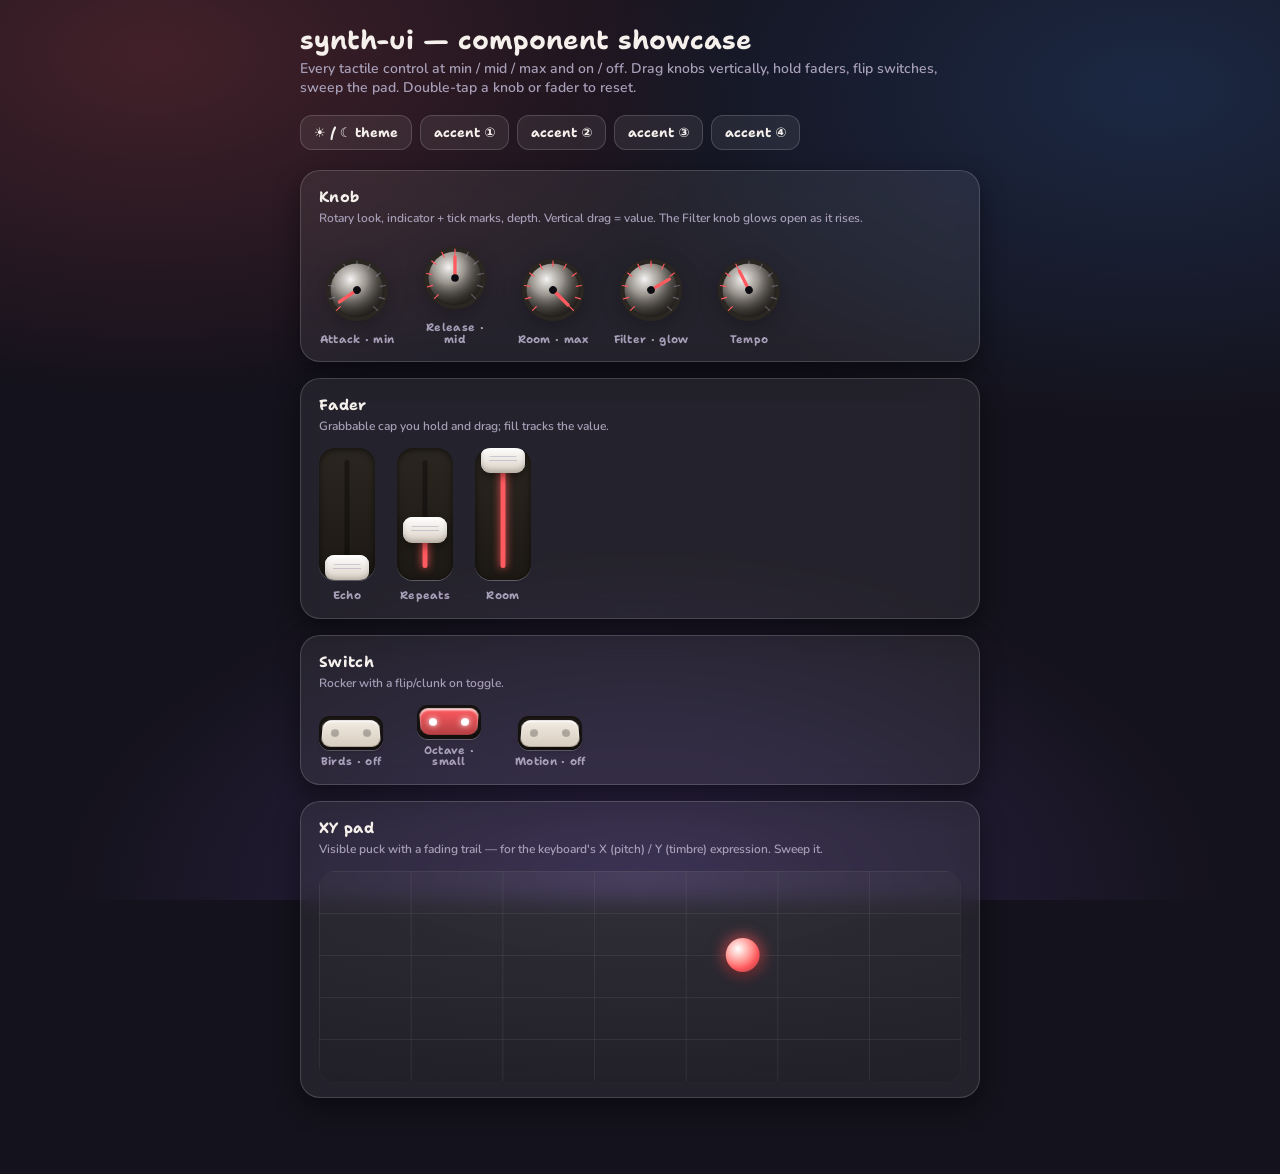
<file: synth-ui-showcase.html>
<!DOCTYPE html>
<html lang="en" data-mode="dark" data-theme="rainbow">
<head>
<meta charset="UTF-8" />
<meta name="viewport" content="width=device-width, initial-scale=1.0, maximum-scale=1.0, viewport-fit=cover, user-scalable=no" />
<title>Pixfix synth-ui — showcase</title>
<link rel="preconnect" href="https://fonts.googleapis.com">
<link rel="preconnect" href="https://fonts.gstatic.com" crossorigin>
<link href="https://fonts.googleapis.com/css2?family=Shantell+Sans:wght@400;500;600;700&family=Nunito:wght@600;700;800&display=swap" rel="stylesheet">
<link rel="stylesheet" href="assets/synth-ui.css" />
<style>
  :root{ --disp:"Shantell Sans",ui-rounded,system-ui,sans-serif; --body:"Nunito",ui-rounded,system-ui,sans-serif;
    --accent:#FF5A5F; --wind:#9B6DFF; }
  [data-mode="dark"]{ --paper:#14121C; --ink:#F5F0EC; --ink-soft:#A79FB8; --glass:rgba(255,255,255,.07); --glass-brd:rgba(255,255,255,.16); --shadow:rgba(0,0,0,.45); }
  [data-mode="light"]{ --paper:#FFFDF9; --ink:#2C2622; --ink-soft:#8B7F76; --glass:rgba(255,255,255,.55); --glass-brd:rgba(255,255,255,.8); --shadow:rgba(44,38,34,.10); }
  *{box-sizing:border-box; -webkit-tap-highlight-color:transparent;}
  html,body{margin:0; min-height:100%;}
  body{ font-family:var(--body); color:var(--ink); background:
      radial-gradient(60% 50% at 12% 6%, rgba(255,90,95,.20), transparent 76%),
      radial-gradient(60% 50% at 90% 10%, rgba(62,142,247,.18), transparent 76%),
      radial-gradient(60% 50% at 50% 100%, rgba(155,109,255,.20), transparent 78%),
      var(--paper); background-attachment:fixed; padding:22px 18px 60px; }
  .wrap{ max-width:680px; margin:0 auto; }
  h1{ font-family:var(--disp); font-weight:700; font-size:26px; margin:0 0 2px; }
  .sub{ color:var(--ink-soft); font-weight:600; font-size:14px; margin:0 0 18px; }
  .bar{ display:flex; gap:8px; flex-wrap:wrap; margin-bottom:20px; }
  .bar button{ font-family:var(--disp); font-weight:700; font-size:13px; padding:8px 13px; border-radius:12px; cursor:pointer;
    background:var(--glass); color:var(--ink); border:1.5px solid var(--glass-brd); }
  .card{ background:var(--glass); border:1.5px solid var(--glass-brd); border-radius:20px; padding:16px 18px; margin-bottom:16px;
    box-shadow:0 10px 26px var(--shadow); backdrop-filter:blur(10px); -webkit-backdrop-filter:blur(10px); }
  .card h2{ font-family:var(--disp); font-weight:700; font-size:15px; margin:0 0 3px; letter-spacing:.3px; }
  .card p{ color:var(--ink-soft); font-weight:600; font-size:12px; margin:0 0 14px; }
  .row{ display:flex; gap:22px; flex-wrap:wrap; align-items:flex-end; }
  .xy-host{ width:100%; height:210px; }
</style>
</head>
<body>
<div class="wrap">
  <h1>synth-ui — component showcase</h1>
  <p class="sub">Every tactile control at min / mid / max and on / off. Drag knobs vertically, hold faders, flip switches, sweep the pad. Double-tap a knob or fader to reset.</p>

  <div class="bar">
    <button onclick="document.documentElement.dataset.mode = document.documentElement.dataset.mode==='dark'?'light':'dark'">☀︎ / ☾ theme</button>
    <button onclick="setAccent('#FF5A5F')">accent ①</button>
    <button onclick="setAccent('#3E8EF7')">accent ②</button>
    <button onclick="setAccent('#2FBE7E')">accent ③</button>
    <button onclick="setAccent('#9B6DFF')">accent ④</button>
  </div>

  <div class="card">
    <h2>Knob</h2><p>Rotary look, indicator + tick marks, depth. Vertical drag = value. The Filter knob glows open as it rises.</p>
    <div class="row" id="knobs"></div>
  </div>

  <div class="card">
    <h2>Fader</h2><p>Grabbable cap you hold and drag; fill tracks the value.</p>
    <div class="row" id="faders"></div>
  </div>

  <div class="card">
    <h2>Switch</h2><p>Rocker with a flip/clunk on toggle.</p>
    <div class="row" id="switches"></div>
  </div>

  <div class="card">
    <h2>XY pad</h2><p>Visible puck with a fading trail — for the keyboard's X (pitch) / Y (timbre) expression. Sweep it.</p>
    <div class="xy-host" id="xy"></div>
  </div>
</div>

<script src="assets/synth-ui.js"></script>
<script>
  function setAccent(c){ document.documentElement.style.setProperty('--accent',c); }
  const U=window.PixSynthUI;
  // helper: make a bound native range input then mount a component on it
  function range(min,max,val,step){ const i=document.createElement('input'); i.type='range'; i.min=min; i.max=max; i.value=val; if(step)i.step=step; i.setAttribute('value',val); return i; }
  function mount(host,input){ host.appendChild(input); return input; }

  // KNOBS — min / mid / max, plus a glowing filter knob
  const kh=document.getElementById('knobs');
  U.Knob(mount(kh,range(0,100,4)),   {label:'Attack · min', unit:'%'});
  U.Knob(mount(kh,range(0,100,50)),  {label:'Release · mid', unit:'%'});
  U.Knob(mount(kh,range(0,100,100)), {label:'Room · max', unit:'%'});
  U.Knob(mount(kh,range(0,100,72)),  {label:'Filter · glow', unit:'%', glow:true});
  U.Knob(mount(kh,range(60,160,100)),{label:'Tempo', format:v=>Math.round(v)+' bpm'});

  // FADERS — min / mid / max
  const fh=document.getElementById('faders');
  U.Fader(mount(fh,range(0,100,0)),  {label:'Echo'});
  U.Fader(mount(fh,range(0,100,35)), {label:'Repeats'});
  U.Fader(mount(fh,range(0,100,100)),{label:'Room'});

  // SWITCHES — off / on / labelled
  const sh=document.getElementById('switches');
  sh.appendChild(U.Toggle({label:'Birds', labelOn:'on', labelOff:'off', on:false}).el);
  sh.appendChild(U.Toggle({label:'Octave', labelOn:'small', labelOff:'big', on:true}).el);
  sh.appendChild(U.Toggle({label:'Motion', labelOn:'on', labelOff:'off', on:false}).el);

  // XY PAD — interactive; seed a resting puck + a little trail so it reads at a glance
  const xy=U.XYPad(document.getElementById('xy'), {interactive:true, label:'expression'});
  requestAnimationFrame(()=>{ xy.fit(); const pts=[[.28,.7],[.4,.55],[.52,.46],[.6,.42],[.66,.4]]; pts.forEach(p=>xy.set(p[0],p[1],false)); });
</script>
</body>
</html>
</file>
<file: assets/synth-ui.css>
/* ============================================================================
   Pixfix synth-ui — reusable tactile controls (Knob, Fader, Switch, XY pad,
   value readout). Pure SVG/CSS, no dependencies, transform-only animation.
   Palette hooks: --accent, --ink, --ink-soft, --paper, --glass, --glass-brd.
   ==========================================================================*/
.pui-native{ position:absolute !important; width:1px; height:1px; opacity:0; pointer-events:none; margin:-1px; }

/* ---- shared value readout pill ---- */
.pui-readout{ position:fixed; z-index:120; pointer-events:none; transform:translate(-50%,-50%);
  font-family:var(--disp,"Shantell Sans",sans-serif); font-weight:700; font-size:14px; color:#fff;
  background:var(--ink,#2c2622); padding:5px 11px; border-radius:11px; box-shadow:0 6px 18px rgba(0,0,0,.28);
  opacity:0; transition:opacity .12s ease; white-space:nowrap; }
.pui-readout.show{ opacity:1; }
.pui-readout::after{ content:""; position:absolute; left:50%; bottom:-5px; transform:translateX(-50%);
  border:5px solid transparent; border-top-color:var(--ink,#2c2622); }

/* ---- KNOB ---- */
.pui-knob{ display:inline-flex; flex-direction:column; align-items:center; gap:6px; width:76px;
  touch-action:none; -webkit-tap-highlight-color:transparent; user-select:none; -webkit-user-select:none; cursor:ns-resize; position:relative; }
.pui-knob:focus-visible{ outline:none; } .pui-knob:focus-visible .pui-face{ stroke:var(--accent); stroke-width:2; }
.pui-svg{ width:100%; height:auto; display:block; overflow:visible;
  transition:transform .18s cubic-bezier(.2,.9,.3,1.3); filter:drop-shadow(0 6px 10px rgba(0,0,0,.22)); }
.pui-knob.grab .pui-svg{ transform:scale(1.08); }
.pui-rim{ fill:#2b2620; }
[data-mode="light"] .pui-rim{ fill:#e7ded2; }
.pui-face{ stroke:rgba(0,0,0,.18); stroke-width:1; }
.pui-tick{ stroke:var(--ink-soft,#8b7f76); stroke-width:1.6; opacity:.45; stroke-linecap:round; }
.pui-tick.on{ stroke:var(--accent,#ff5a5f); opacity:1; }
.pui-needle{ stroke:var(--accent,#ff5a5f); stroke-width:4.4; stroke-linecap:round; }
.pui-hub{ fill:var(--ink,#2c2622); }
[data-mode="dark"] .pui-hub{ fill:#0d0b12; }
.pui-glow{ transition:none; }
.pui-label{ font-family:var(--disp,sans-serif); font-weight:700; font-size:11px; letter-spacing:.3px;
  color:var(--ink-soft,#8b7f76); text-align:center; line-height:1.05; max-width:88px; }

/* ---- FADER ---- */
.pui-fader{ display:inline-flex; flex-direction:column; align-items:center; gap:8px; width:56px;
  touch-action:none; user-select:none; -webkit-user-select:none; position:relative; }
.pui-fader-track{ position:relative; width:100%; height:132px; border-radius:16px;
  background:linear-gradient(#2b2620,#1c1813); box-shadow:inset 0 2px 6px rgba(0,0,0,.55), 0 1px 0 rgba(255,255,255,.25);
  overflow:hidden; cursor:ns-resize; }
[data-mode="light"] .pui-fader-track{ background:linear-gradient(#efe7db,#e2d8c9); }
.pui-fader-slot{ position:absolute; left:50%; top:12px; bottom:12px; width:5px; transform:translateX(-50%);
  border-radius:99px; background:rgba(0,0,0,.35); }
.pui-fader-fill{ position:absolute; left:50%; bottom:12px; width:5px; transform:translateX(-50%);
  border-radius:99px; background:var(--accent,#ff5a5f); box-shadow:0 0 8px var(--accent); }
.pui-fader-cap{ position:absolute; left:50%; width:44px; height:26px; transform:translate(-50%,50%);
  border-radius:9px; background:linear-gradient(#fff,#d9cfc3); box-shadow:0 4px 9px rgba(0,0,0,.4), inset 0 -3px 5px rgba(0,0,0,.18), inset 0 2px 2px rgba(255,255,255,.9);
  cursor:grab; transition:transform .05s, box-shadow .15s; will-change:bottom; }
.pui-fader-cap::before{ content:""; position:absolute; left:8px; right:8px; top:50%; height:8px; transform:translateY(-50%);
  background:repeating-linear-gradient(var(--ink-soft,#8b7f76) 0 1.5px, transparent 1.5px 4px); opacity:.5; border-radius:2px; }
.pui-fader.grab .pui-fader-cap{ cursor:grabbing; transform:translate(-50%,50%) scale(1.06); box-shadow:0 7px 16px rgba(0,0,0,.5), inset 0 -3px 5px rgba(0,0,0,.18), inset 0 2px 2px rgba(255,255,255,.9); }
.pui-fader .pui-label{ margin-top:2px; }

/* ---- SWITCH (rocker) ---- */
.pui-switch{ display:inline-flex; flex-direction:column; align-items:center; gap:6px; touch-action:none; user-select:none; }
.pui-rocker{ position:relative; width:64px; height:34px; border-radius:11px; cursor:pointer;
  background:linear-gradient(#241f1a,#161210); box-shadow:inset 0 2px 5px rgba(0,0,0,.6), 0 1px 0 rgba(255,255,255,.28);
  perspective:120px; }
.pui-rocker-cap{ position:absolute; inset:3px; border-radius:9px; transform-origin:center; transition:transform .16s cubic-bezier(.3,1.4,.5,1);
  background:linear-gradient(#f3ece3,#d7cdbf); box-shadow:0 3px 6px rgba(0,0,0,.35), inset 0 2px 2px rgba(255,255,255,.85);
  display:flex; align-items:center; justify-content:space-between; padding:0 9px; transform:rotateX(18deg); }
.pui-rocker.on .pui-rocker-cap{ transform:rotateX(-18deg); background:linear-gradient(var(--accent),color-mix(in srgb,var(--accent) 70%, #000)); }
.pui-rocker.flip .pui-rocker-cap{ animation:pui-clunk .18s ease; }
@keyframes pui-clunk{ 50%{ transform:rotateX(0) scale(.96); } }
.pui-rocker-dot{ width:8px; height:8px; border-radius:50%; background:rgba(0,0,0,.25); }
.pui-rocker.on .pui-rocker-dot{ background:#fff; box-shadow:0 0 6px #fff; }
.pui-switch .pui-label{ font-family:var(--disp,sans-serif); font-weight:700; font-size:11px; color:var(--ink-soft,#8b7f76); }

/* ---- XY PAD ---- */
.pui-xy{ position:relative; width:100%; height:100%; border-radius:16px; overflow:hidden; touch-action:none;
  background:radial-gradient(120% 120% at 50% 0%, rgba(255,255,255,.06), rgba(0,0,0,.14)); }
.pui-xy canvas{ position:absolute; inset:0; width:100%; height:100%; }
.pui-xy-grid{ position:absolute; inset:0; pointer-events:none;
  background-image:linear-gradient(rgba(128,128,128,.16) 1px,transparent 1px),linear-gradient(90deg,rgba(128,128,128,.16) 1px,transparent 1px);
  background-size:14.28% 20%; }
.pui-xy-puck{ position:absolute; width:34px; height:34px; margin:-17px 0 0 -17px; border-radius:50%; pointer-events:none;
  background:radial-gradient(circle at 36% 32%, #fff, var(--accent) 62%, color-mix(in srgb,var(--accent) 60%,#000));
  box-shadow:0 4px 12px rgba(0,0,0,.45), 0 0 16px var(--accent); transform:translate(-9999px,-9999px) scale(1);
  transition:transform .04s linear, opacity .18s; opacity:0; }
.pui-xy.active .pui-xy-puck{ opacity:1; }
.pui-xy.grab .pui-xy-puck{ transition:transform .02s linear; }
/* bare overlay: sits transparently over another control (e.g. the keyboard),
   never intercepts pointers — the control underneath keeps its own handling */
.pui-xy-bare{ position:absolute; inset:0; background:none; pointer-events:none; }
.pui-xy-bare canvas{ pointer-events:none; }

@media (prefers-reduced-motion: reduce){
  .pui-svg,.pui-fader-cap,.pui-rocker-cap,.pui-xy-puck{ transition:none !important; animation:none !important; }
}
</file>
